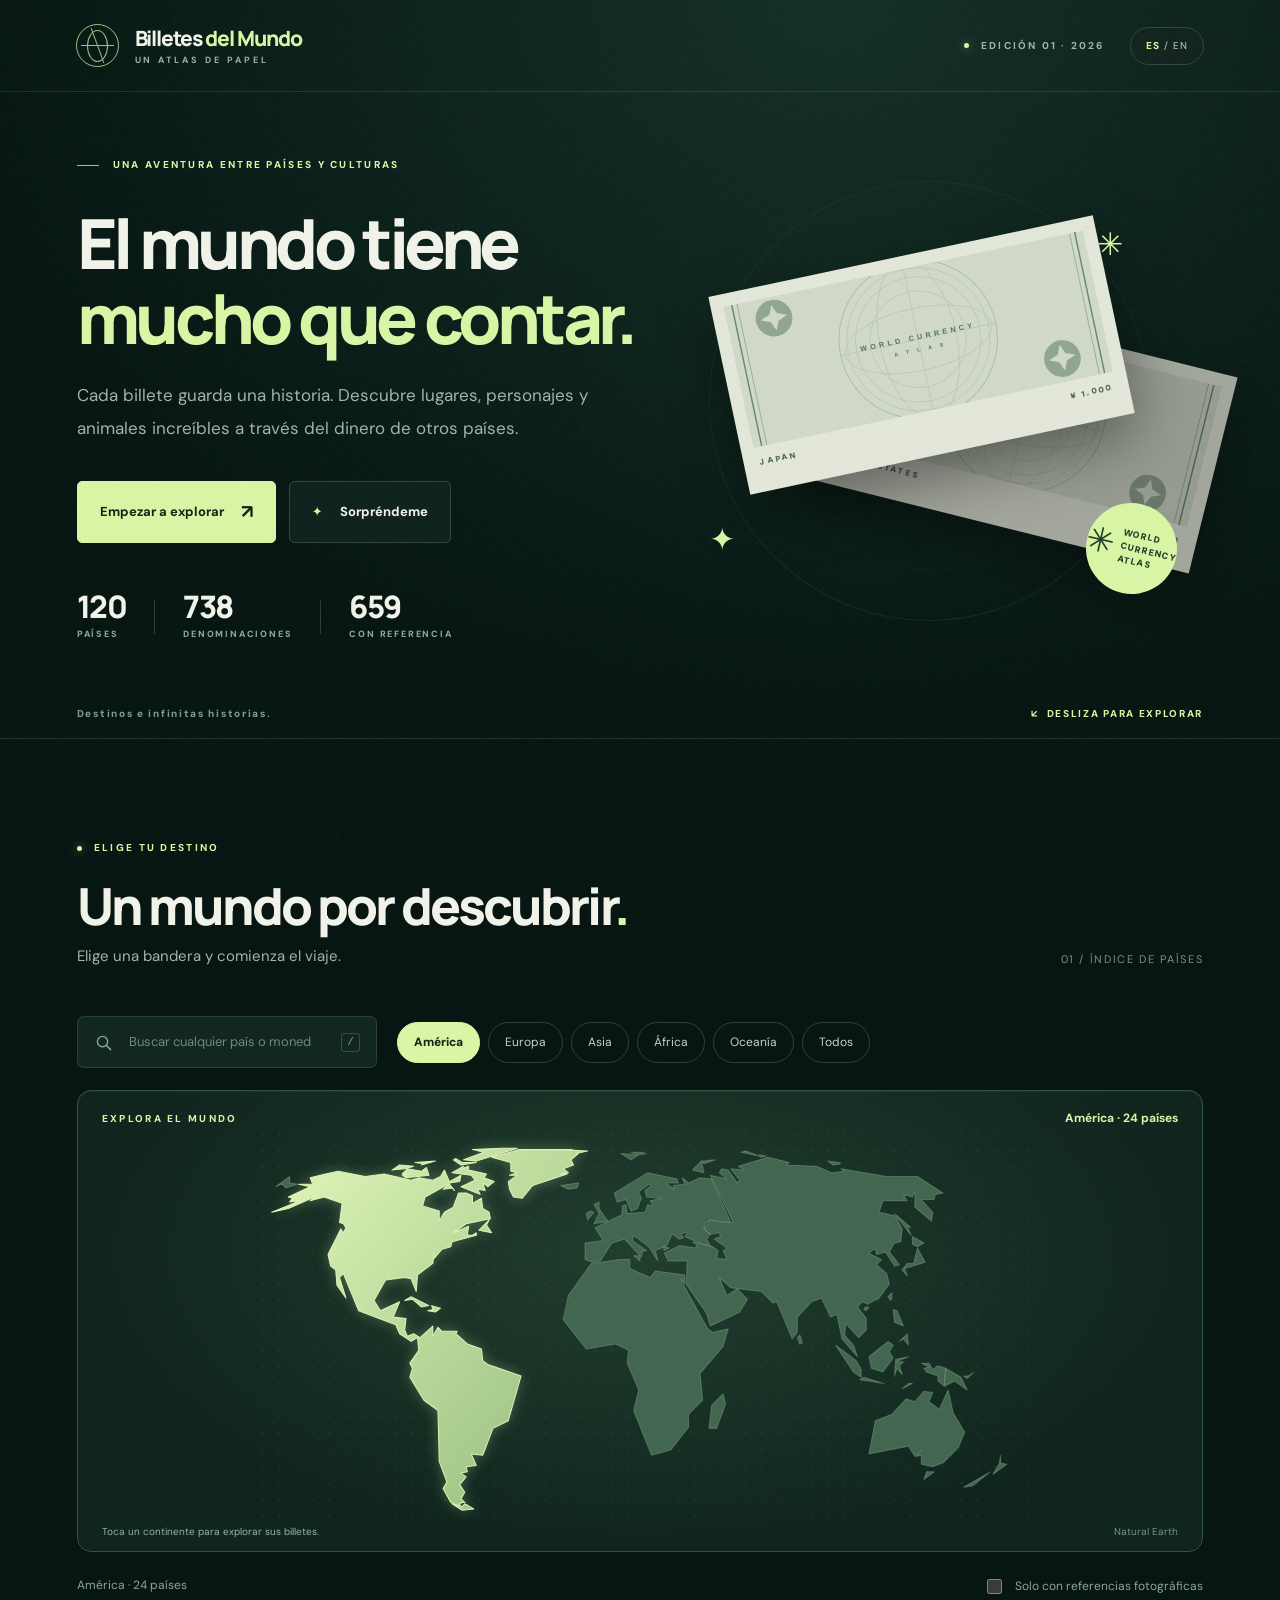
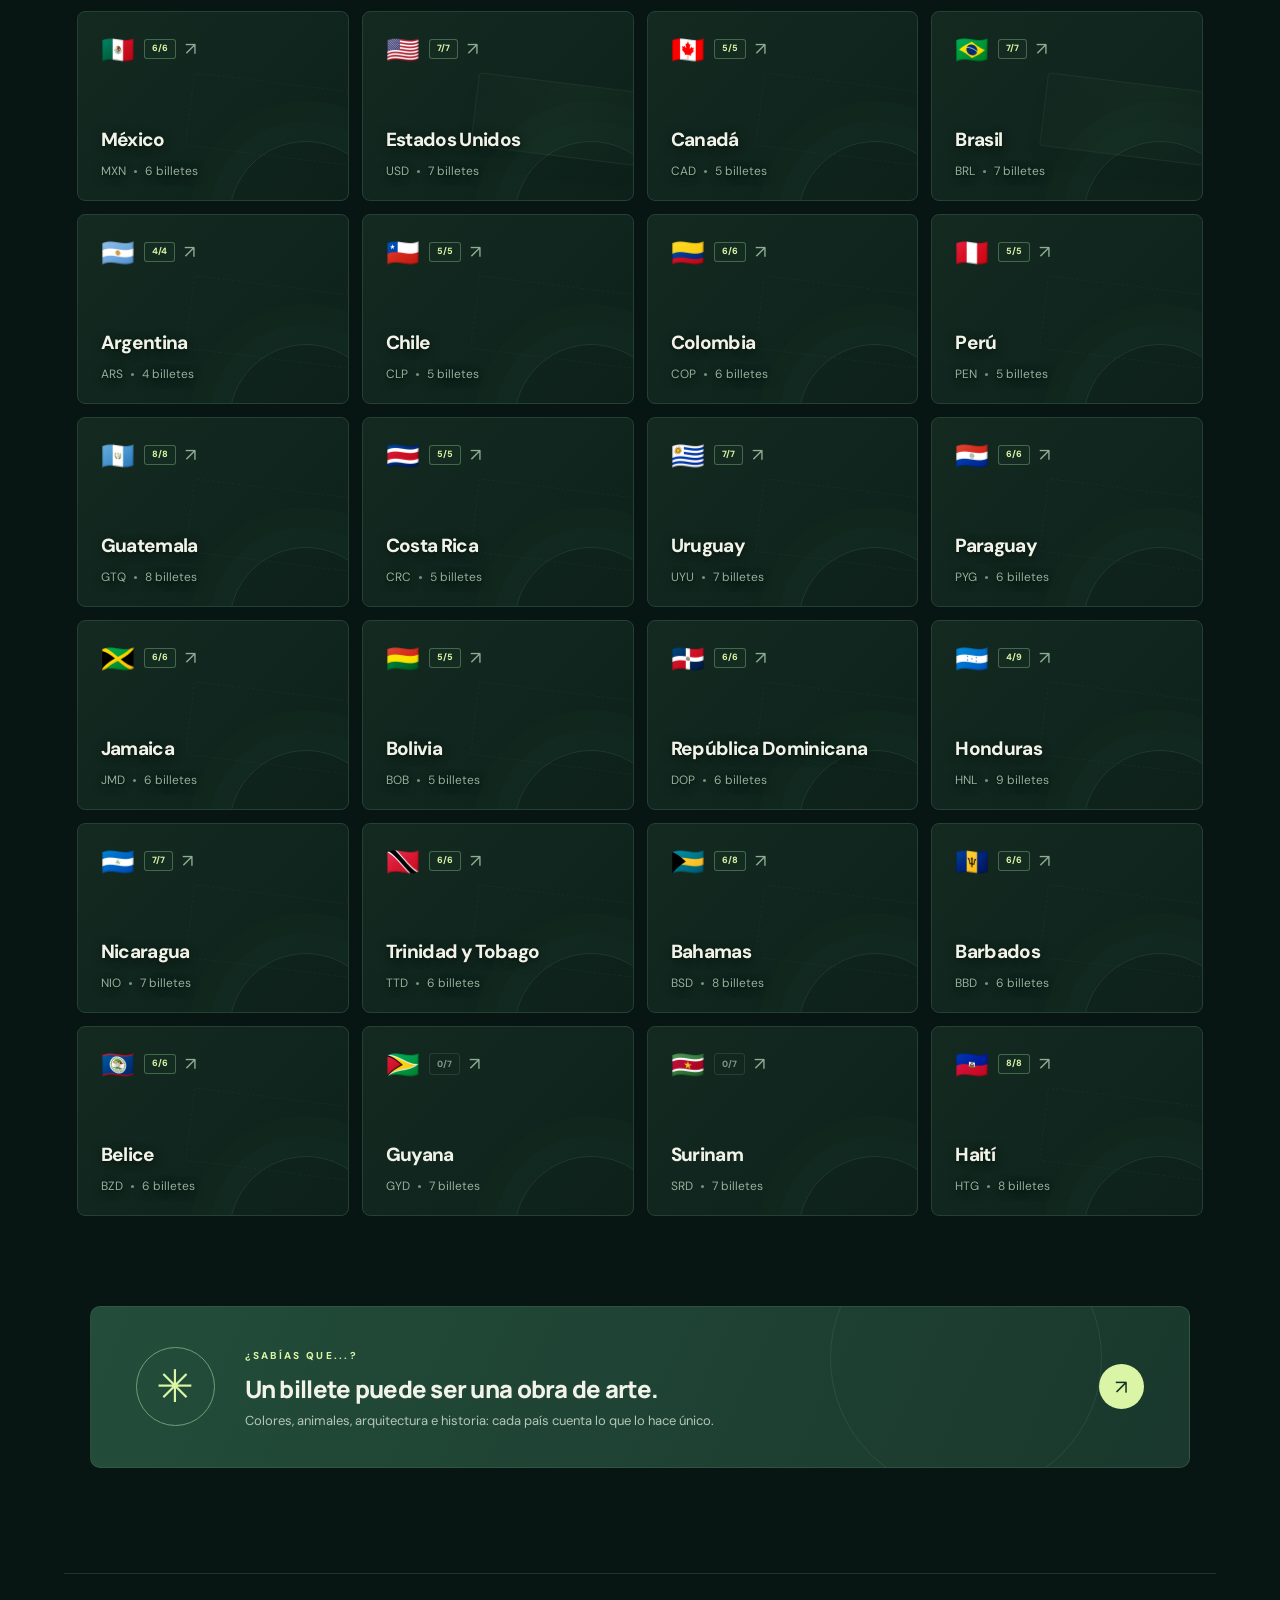
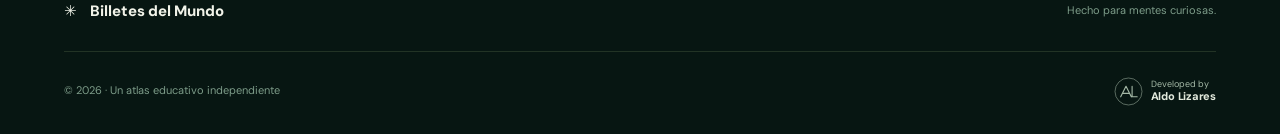
<file: index.html>
<!doctype html>
<html lang="es">
<head>
  <meta charset="utf-8" />
  <meta name="viewport" content="width=device-width, initial-scale=1, viewport-fit=cover" />
  <meta name="theme-color" content="#081715" />
  <meta name="description" content="Billetes del Mundo — Un museo visual e interactivo para descubrir los billetes actuales de 90 destinos. Creado por Aldo Lizares." />
  <meta property="og:title" content="Billetes del Mundo | Un museo en tu bolsillo" />
  <meta property="og:description" content="Explora países, monedas y denominaciones. Una pequeña aventura alrededor del mundo." />
  <title>Billetes del Mundo — Descubre el dinero del planeta</title>
  <link rel="icon" href="./favicon.svg?v=1" type="image/svg+xml" />
  <link rel="icon" href="./icon-192.png?v=1" type="image/png" sizes="192x192" />
  <link rel="apple-touch-icon" href="./apple-touch-icon.png?v=1" sizes="180x180" />
  <link rel="manifest" href="./manifest.webmanifest?v=1" />
  <meta name="apple-mobile-web-app-title" content="Billetes del Mundo" />
  <link rel="preconnect" href="https://fonts.googleapis.com" />
  <link rel="preconnect" href="https://fonts.gstatic.com" crossorigin />
  <link rel="stylesheet" href="https://fonts.googleapis.com/css2?family=DM+Sans:wght@400;450;500;550;600;650;700;750;800&family=Manrope:wght@400;500;600;700;800&display=swap" />
  <link rel="stylesheet" href="assets/style.css?v=2.9.4" />
  <script src="assets/images.js?v=2.9.4" defer></script>
  <script src="assets/app.js?v=2.9.4" defer></script>
</head>
<body>
  <div class="app-shell">
    <div class="grain" aria-hidden="true"></div>
    <header class="site-header" id="site-header">
      <a class="brand" href="#/" aria-label="Volver al inicio de Billetes del Mundo">
        <span class="brand-logo" aria-hidden="true"><span class="logo-planet"></span><span class="logo-orbit"></span></span>
        <span class="brand-copy"><strong>Billetes<span>del Mundo</span></strong><small data-i18n="brandSubtitle">UN ATLAS DE PAPEL</small></span>
      </a>
      <div class="top-actions">
        <span class="edition-tag"><span class="edition-dot"></span><span data-i18n="edition">EDICIÓN 01 · 2026</span></span>
        <button type="button" id="language-button" class="language-button" aria-label="Change language"><span class="language-dot">ES</span><span> / EN</span></button>
      </div>
    </header>

    <main id="app">
      <section id="home-view" class="home-view">
        <div class="hero">
          <div class="hero-glow" aria-hidden="true"></div>
          <div class="hero-grid">
            <div class="hero-copy">
              <div class="eyebrow"><span class="eyebrow-line"></span><span data-i18n="eyebrow">UNA AVENTURA ENTRE PAÍSES Y CULTURAS</span></div>
              <h1 data-i18n-html="headline">El mundo tiene<br/><em>mucho que contar.</em></h1>
              <p data-i18n="heroDesc">Cada billete guarda una historia. Descubre lugares, personajes y animales increíbles a través del dinero de otros países.</p>
              <div class="hero-buttons">
                <a href="#explore" class="button button-primary" id="explore-button"><span data-i18n="exploreNow">Empezar a explorar</span><span class="arrow-diag">↗</span></a>
                <button type="button" class="button button-ghost" id="surprise-button"><span class="sparkle">✦</span><span data-i18n="surprise">Sorpréndeme</span></button>
              </div>
              <div class="hero-stats" aria-label="Datos del catálogo">
                <div><strong id="stat-countries">90</strong><small data-i18n="countries">PAÍSES</small></div>
                <span class="stat-separator"></span>
                <div><strong id="stat-denoms">544</strong><small data-i18n="denominations">DENOMINACIONES</small></div>
                <span class="stat-separator"></span>
                <div><strong id="stat-images">460</strong><small data-i18n="illustrated">CON REFERENCIA</small></div>
              </div>
            </div>
            <div class="hero-art" aria-hidden="true">
              <div class="hero-orbit orbit-one"></div><div class="hero-orbit orbit-two"></div>
              <div class="hero-star star-one">✳</div><div class="hero-star star-two">✦</div>
              <div class="hero-banknote note-one"><div class="hero-note-img" id="hero-note-img-one"></div><div class="hero-note-line"><span>JAPAN</span><span>¥ 1,000</span></div></div>
              <div class="hero-banknote note-two"><div class="hero-note-img" id="hero-note-img-two"></div><div class="hero-note-line"><span>UNITED STATES</span><span>$ 100</span></div></div>
              <div class="floating-stamp"><span>✳</span><small>WORLD<br/>CURRENCY<br/>ATLAS</small></div>
            </div>
          </div>
          <div class="hero-bottom-line"><span data-i18n="heroBottom">Destinos e infinitas historias.</span><span class="hero-scroll-hint"><span aria-hidden="true">↙</span> <span data-i18n="scrollDiscover">DESLIZA PARA EXPLORAR</span></span></div>
        </div>

        <section class="explore-section" id="explore" aria-labelledby="explore-heading">
          <div class="section-intro"><div><span class="section-kicker"><span class="kicker-dot"></span><span data-i18n="chooseDestination">ELIGE TU DESTINO</span></span><h2 id="explore-heading" data-i18n-html="exploreTitle">Un mundo por descubrir<span class="accent-period">.</span></h2><p data-i18n="exploreDesc">Elige una bandera y comienza el viaje.</p></div><div class="section-sidenote">01 / <span data-i18n="indexLabel">ÍNDICE DE PAÍSES</span></div></div>
          <div class="explore-toolbar">
            <label class="search-field"><svg viewBox="0 0 24 24" width="19" height="19" fill="none" stroke="currentColor" stroke-width="1.8" stroke-linecap="round"><circle cx="10.8" cy="10.8" r="6.5"/><path d="m16 16 5 5"/></svg><input id="country-search" type="search" data-placeholder-es="Buscar cualquier país o moneda..." data-placeholder-en="Search any country or currency..." placeholder="Buscar país o moneda..." autocomplete="off" aria-label="Buscar países"/><kbd>/</kbd></label>
            <div class="filter-scroll" id="region-filters" role="group" aria-label="Filtrar regiones"></div>
          </div>
          <div class="world-selector" id="world-selector"><div class="world-map-header"><span class="section-kicker" id="world-map-heading">EXPLORA EL MUNDO</span><span id="world-map-selection" aria-live="polite"></span></div><svg class="world-map" viewBox="82 0 610 306" aria-labelledby="world-map-heading" role="group"><defs><pattern id="atlas-dots" width="13" height="13" patternUnits="userSpaceOnUse"><circle cx="1" cy="1" r=".6" fill="#9bc6a2" opacity=".16"/></pattern><linearGradient id="atlas-active" x1="0" y1="0" x2="1" y2="1"><stop stop-color="#e2f6b9"/><stop offset="1" stop-color="#91bc7d"/></linearGradient></defs><rect x="82" y="0" width="610" height="306" rx="8" fill="url(#atlas-dots)" pointer-events="none"/><path class="world-region" data-map-region="América" d="M188,115 179,131 184,139 199,132 194,144 204,145 203,154 205,159 210,157 215,160 225,151 225,159 229,152 232,155 244,155 243,157 252,165 263,169 264,178 268,181 294,190 284,225 272,231 264,252 255,251 259,260 251,261 252,265 247,266 251,269 246,275 250,281 247,286 250,289 248,289 246,290 247,292 239,289 233,278 236,273 230,257 229,217 218,209 207,191 209,184 207,180 214,170 213,160 208,163 199,157 196,150 167,139 155,110 152,113 157,129 150,119 149,107 145,104 143,95 153,75 155,78 157,74 155,71 152,70 154,55 140,50 129,53 135,49 112,59 99,62 121,53 113,54 115,51 112,50 129,42 120,40 131,40 129,35 141,32 151,30 172,34 187,32 208,37 214,35 225,37 231,34 234,29 238,38 247,33 246,38 239,39 219,50 217,57 230,61 230,69 234,62 241,58 245,47 251,47 256,49 256,55 263,51 264,59 269,62 270,67 251,71 241,78 253,73 252,79 253,80 256,80 259,78 259,80 240,85 239,89 232,91 226,98 226,94 225,102 213,111 212,124 208,114 203,113Z M222,33 204,35 201,33 208,32 201,32 205,28 216,30 220,27Z M203,28 193,29 199,25 210,26Z M216,25 218,24 211,23 227,22Z M208,128 222,135 216,136 209,130 203,131Z M242,45 240,43 233,44 238,40Z M241,21 243,20 248,23 259,23 247,25Z M256,13 279,12 291,12 259,22 249,21 265,15Z M248,295 240,290 247,293 250,290 257,294Z M231,137 227,140 221,139 225,138 224,135Z M267,72 271,78 261,76 269,68Z M267,32 265,35 273,38 268,42 264,39 266,45 260,44 262,48 247,42 258,37 255,33 240,31 249,26 247,28 253,26 253,29Z M334,13 324,13 346,14 337,16 339,16 333,21 335,25 327,28 331,31 324,32 330,32 303,41 295,51 288,50 285,44 284,38 291,33 285,33 291,31 286,30 286,23 271,19 292,13Z" tabindex="0" role="button" aria-label="América" aria-pressed="false"><title>América</title></path><path class="world-region" data-map-region="Europa" d="M344,99 344,86 358,84 352,74 373,64 373,57 376,56 377,63 391,62 393,56 397,57 395,53 404,51 392,50 391,45 396,41 394,40 386,46 388,51 385,59 380,61 376,52 369,54 367,47 393,31 416,36 417,39 407,39 414,44 413,41 422,40 420,35 425,39 434,35 443,36 458,70 442,68 438,71 437,75 442,79 439,83 443,90 422,81 425,77 419,79 421,82 418,83 412,79 408,88 399,92 401,100 394,89 382,80 381,84 392,92 389,92 388,97 375,83 365,86 356,100 350,101Z M345,63 348,61 351,62 346,68Z M355,63 351,56 355,54 355,59 362,69 351,71Z M331,44 325,41 339,39 338,43Z M387,100 382,96 387,96Z M386,17 380,21 372,16Z M435,22 437,31 428,29Z M380,15 387,15 392,16 387,17Z" tabindex="0" role="button" aria-label="Europa" aria-pressed="false"><title>Europa</title></path><path class="world-region" data-map-region="Asia" d="M465,140 442,151 439,141 423,118 424,100 409,100 406,94 418,88 430,90 432,88 428,85 444,89 448,92 447,98 455,99 452,92 455,90 445,83 450,81 449,78 442,79 437,75 442,68 451,70 460,70 442,33 455,36 449,31 451,28 456,29 463,39 465,37 458,28 468,29 464,26 487,19 504,23 501,25 525,26 537,31 547,30 544,28 580,34 604,34 624,47 618,48 617,52 607,52 616,62 615,69 602,58 602,46 600,50 593,48 596,53 577,53 574,62 587,65 592,75 591,85 586,86 582,93 590,103 586,104 579,93 572,95 571,90 566,94 576,99 572,103 580,110 582,118 574,129 565,134 561,132 557,136 564,145 564,154 558,160 548,149 547,158 554,166 557,175 545,161 541,142 536,144 529,129 521,132 510,144 510,156 506,161 494,132 491,133 482,124 458,121 449,113 455,127 463,122 471,130Z M410,90 406,92 405,89Z M446,21 437,24 435,22Z M562,191 578,196 559,193Z M560,191 554,187 540,166 556,178 560,185Z M585,176 577,187 568,184 566,175 581,163 585,166 582,171Z M512,158 514,164 512,165 510,160Z M566,136 564,139 562,138 563,136Z M486,18 481,19 480,17Z M480,18 466,15 470,14Z M592,200 597,196 600,196Z M620,194 620,190 611,187 609,184 613,183 607,180 613,180 616,185 620,182 626,184 625,198Z M597,175 587,179 593,179 590,182 592,189 588,184 586,190 587,177Z M597,166 593,161 590,163 596,157Z M588,139 593,151 586,148 585,138Z M584,125 584,129 583,131 581,128Z M610,101 594,106 596,112 592,107 596,102 601,102 604,90Z M604,89 600,87 600,81 609,86Z M596,73 599,80 586,63 599,74Z M534,22 543,23 544,24 538,25Z M119,40 110,43 107,40 102,42 113,34 113,39Z" tabindex="0" role="button" aria-label="Asia" aria-pressed="false"><title>Asia</title></path><path class="world-region" data-map-region="África" d="M345,169 327,146 331,127 349,102 371,99 379,99 379,106 395,113 399,108 422,111 422,118 419,114 420,117 440,153 444,156 456,153 452,167 434,188 436,209 425,220 425,230 411,248 396,252 382,217 386,201 377,180 378,170 368,165Z M454,212 447,231 441,231 443,213 452,204Z" tabindex="0" role="button" aria-label="África" aria-pressed="false"><title>África</title></path><path class="world-region" data-map-region="Oceanía" d="M617,265 609,271 611,265Z M597,245 566,251 571,225 584,220 595,208 602,210 609,202 616,203 613,210 621,216 628,201 632,219 641,234 636,246 624,258 616,261 607,259 607,252 603,253 607,248 602,253Z M626,184 638,191 643,201 633,194 625,198Z M640,190 644,190 648,187 643,192Z M640,277 661,265 647,276Z M663,267 668,258 669,252 669,258 674,259Z" tabindex="0" role="button" aria-label="Oceanía" aria-pressed="false"><title>Oceanía</title></path></svg><div class="world-map-footer"><span id="world-map-hint">Toca un continente para explorar sus billetes.</span><a class="map-credit" href="https://www.naturalearthdata.com/" target="_blank" rel="noopener noreferrer">Natural Earth</a></div></div>
          <div class="results-caption"><span id="results-count" aria-live="polite"></span><label class="verified-only"><input type="checkbox" id="verified-only"/><span class="check-faux"></span><span data-i18n="photosOnly">Solo con referencias fotográficas</span></label></div>
          <div id="country-grid" class="country-grid"></div>
          <div id="country-more" class="country-more" hidden><span id="country-more-count" class="country-more-count" aria-live="polite"></span><button type="button" class="button button-secondary" id="show-more" aria-controls="country-grid">Mostrar más ↓</button></div>
          <div id="empty-state" class="empty-state" hidden><span>⌕</span><h3 data-i18n="noResults">No encontramos ese destino</h3><p data-i18n="tryAnother">Intenta buscar otro país o moneda.</p><button type="button" class="button button-secondary" id="reset-search" data-i18n="reset">Borrar filtros</button></div>
        </section>
        <section class="discovery-strip"><div class="discovery-symbol">✳</div><div><span class="section-kicker" data-i18n="didYouKnow">¿SABÍAS QUE...?</span><h3 data-i18n="discoveryTitle">Un billete puede ser una obra de arte.</h3><p data-i18n="discoveryDesc">Colores, animales, arquitectura e historia: cada país cuenta lo que lo hace único.</p></div><button class="round-arrow" id="random-bottom" type="button" title="Descubrir un país al azar">↗</button></section>
      </section>

      <section id="country-view" class="country-view" hidden aria-live="polite">
        <nav class="breadcrumb"><a href="#/" id="back-link"><span>←</span> <span data-i18n="allCountries">Todos los países</span></a><span class="slash">/</span><span id="crumb-country"></span></nav>
        <div class="country-title-row"><div><span class="section-kicker"><span class="kicker-dot"></span><span data-i18n="countryCollection">COLECCIÓN POR PAÍS</span></span><div class="country-title"><span id="detail-flag"></span><h1 id="detail-country"></h1></div><div class="detail-sub"><span id="detail-currency"></span><span class="tiny-dot">•</span><span id="detail-series"></span></div></div><button class="round-icon" type="button" id="random-country" title="Otro país al azar" aria-label="Descubrir otro país">↗</button></div>
        <section id="currency-profile" class="numismatic-profile" aria-labelledby="currency-profile-title"></section>
        <div class="detail-layout">
          <div class="note-display">
            <div class="display-top"><span class="image-status" id="image-status"><span class="live-dot"></span><span id="image-status-text">CARGANDO FOTOGRAFÍA</span></span><span class="note-counter" id="note-count"></span></div>
            <div class="note-canvas" id="note-canvas"><div class="note-stage" id="note-stage"><div id="note-image" class="note-image-wrap"></div><div id="note-placeholder" class="note-placeholder" hidden><div class="placeholder-inner"><div class="placeholder-symbol">✳</div><div class="placeholder-note-value" id="placeholder-value"></div><p data-i18n="pendingPhoto">Fotografía pendiente de verificación</p><a class="official-preview-link" id="official-note-link" target="_blank" rel="noopener noreferrer" hidden>Ver imágenes oficiales ↗</a></div></div></div></div>
            <div class="image-tools"><div class="side-switch" role="group" aria-label="Lado del billete"><button type="button" class="side-switch-btn selected" id="front-button" data-i18n="front">Anverso</button><button type="button" class="side-switch-btn" id="back-button" data-i18n="back">Reverso</button></div><button class="tool-button" type="button" id="zoom-button" title="Ampliar fotografía" disabled><svg viewBox="0 0 24 24" width="19" height="19" fill="none" stroke="currentColor" stroke-width="1.7" stroke-linecap="round"><circle cx="10.5" cy="10.5" r="6.5"/><path d="m16 16 5 5M8 10.5h5M10.5 8v5"/></svg><span data-i18n="zoom">Ampliar</span></button></div>
            <div class="image-source" id="image-source" hidden></div>
          </div>
          <div class="denom-panel"><span class="section-kicker"><span class="kicker-dot"></span><span data-i18n="selectDenom">ELIGE UNA DENOMINACIÓN</span></span><h2 data-i18n-html="banknotesCountry">Los billetes del país<span class="accent-period">.</span></h2><p data-i18n="selectDenomDesc">Selecciona un valor para ver el diseño de cada billete.</p><div class="denom-buttons" id="denom-buttons"></div><div class="selected-summary"><span data-i18n="selectedBanknote">BILLETE SELECCIONADO</span><strong id="selected-denomination"></strong><span id="selected-status"></span></div><section id="note-profile" class="note-profile" aria-labelledby="note-profile-title"></section><div class="note-story" id="note-story" hidden><span class="note-story-label" id="note-story-label"></span><p id="note-story-text"></p></div><div class="fun-fact" hidden><div class="fun-icon">✦</div><div><span data-i18n="aCuriosity">UNA CURIOSIDAD</span><p id="country-fact"></p></div></div><div class="source-link-container"><a class="official-link" id="official-source" target="_blank" rel="noopener noreferrer"><span data-i18n="officialSource">Consultar banco central</span>↗</a></div></div>
        </div>
        <div class="next-journey"><span data-i18n="keepExploring">SIGUE EXPLORANDO</span><button type="button" id="next-country"><span data-i18n="otherDestination">Descubre otro destino</span><span>↗</span></button></div>
      </section>
    </main>

    <footer class="footer"><div class="footer-top"><span class="footer-brand">✳ <span>Billetes del Mundo</span></span><span class="footer-motto" data-i18n="footerMotto">Hecho para mentes curiosas.</span></div><div class="footer-bottom"><span class="footer-copyright">© 2026 · <span data-i18n="footEdition">Un atlas educativo independiente</span></span><div class="signature" aria-label="Developed by Aldo Lizares"><span class="signature-monogram"><svg width="29" height="29" viewBox="0 0 29 29" fill="none" aria-hidden="true"><circle cx="14.5" cy="14.5" r="13.5" stroke="currentColor" stroke-opacity=".52"/><path d="M6.7 19.8 12 9.3l5.3 10.5M8.3 16.4h7.2M18.1 9.4v10.4h5.1" stroke="currentColor" stroke-width="1.12" stroke-linecap="round" stroke-linejoin="round"/></svg></span><span class="signature-copy"><span>Developed by</span><strong>Aldo Lizares</strong></span></div></div></footer>
  </div>
  <dialog id="image-dialog" class="image-dialog"><div class="dialog-top"><div><strong id="dialog-title"></strong><small id="dialog-subtitle"></small></div><button class="dialog-close" id="dialog-close" aria-label="Cerrar">×</button></div><div id="dialog-image-frame" class="dialog-image-frame"><div id="dialog-image" class="dialog-photo" role="img" aria-label="Fotografía ampliada del billete"></div></div><div class="dialog-bottom"><span data-i18n="museumViewer">VISOR DEL MUSEO</span><button type="button" id="dialog-flip"><span data-i18n="flipNote">Voltear billete</span> ↻</button></div></dialog>
  <noscript><div class="noscript">Para explorar el catálogo necesitas activar JavaScript.</div></noscript>
</body>
</html>
</file>
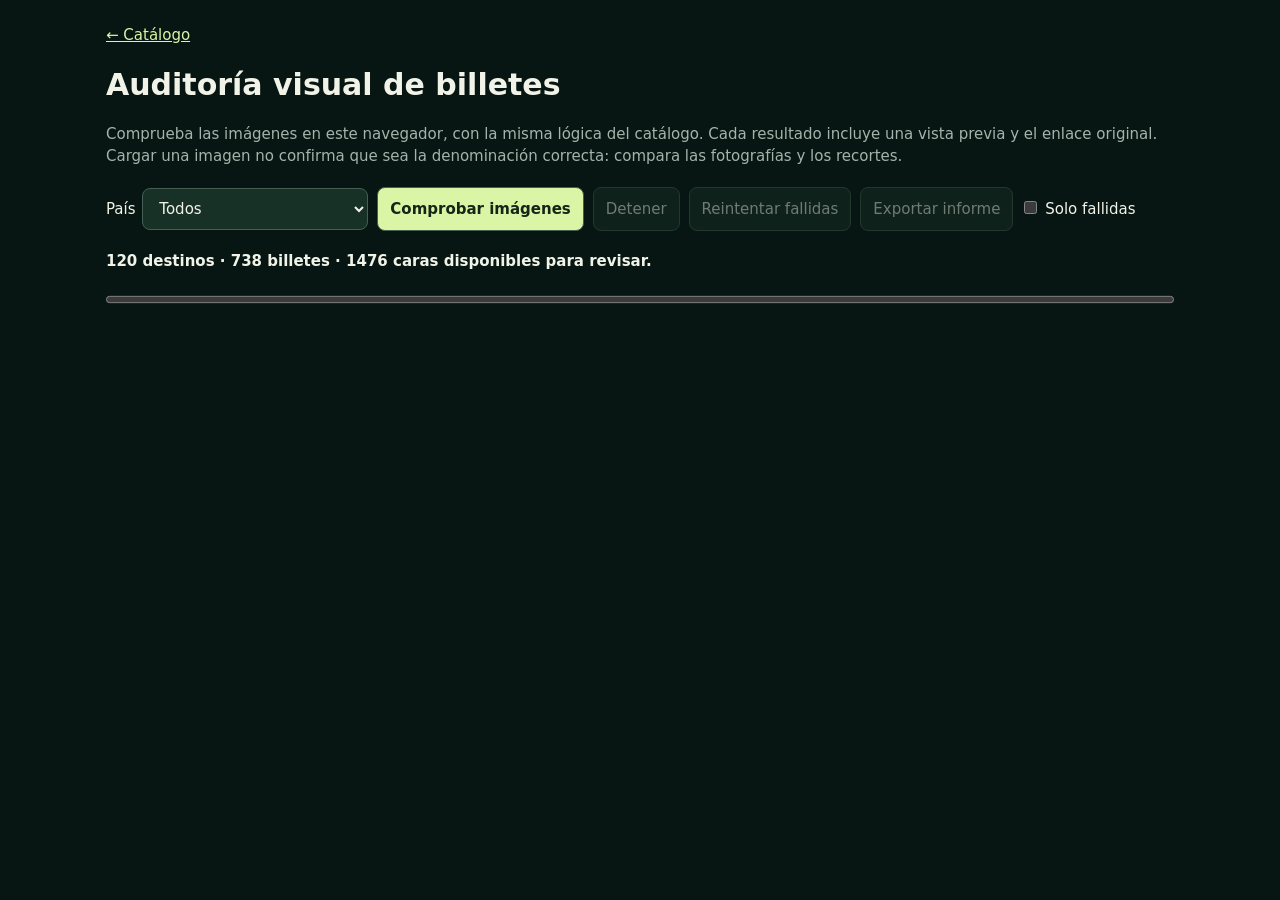
<file: audit.html>
<!doctype html><html lang="es"><head><meta charset="utf-8"><meta name="viewport" content="width=device-width,initial-scale=1"><meta name="theme-color" content="#081715"><title>Billetes del Mundo · Auditoría visual</title><link rel="icon" href="./favicon.svg"><style>
:root{color-scheme:dark}*{box-sizing:border-box}body{font:15px/1.5 system-ui;background:#071612;color:#f1f3e9;margin:24px auto;padding:0 16px;max-width:1100px}a{color:#d9f5a5}button,select{font:inherit;padding:10px 12px;border:1px solid #456052;border-radius:8px;background:#183127;color:inherit;margin:4px 2px}button:disabled{opacity:.45}button.primary{background:#d9f5a5;color:#172516;font-weight:700}h1{line-height:1.2}p{color:#a4b4aa}progress{width:100%;accent-color:#d9f5a5}#rows{display:grid;grid-template-columns:repeat(auto-fill,minmax(min(100%,240px),1fr));gap:10px;margin:20px 0}.entry{background:#10231c;border:1px solid #2c4436;border-radius:10px;padding:12px;min-width:0}.entry[hidden]{display:none}.entry h3{font-size:14px;margin:0}.entry p{font-size:12px;margin:5px 0}.preview{display:grid;place-items:center;min-height:84px;background:#071612;border-radius:5px;overflow:hidden;margin:8px 0}.preview>img{display:block;max-width:100%;max-height:150px;object-fit:contain}.audit-crop{position:relative;width:100%;display:block;overflow:hidden}.audit-crop img{position:absolute;max-width:none;height:auto}.ok{color:#d9f5a5}.error{color:#ffb6a6}.meta{font-size:12px;overflow-wrap:anywhere}.toolbar{display:flex;flex-wrap:wrap;align-items:center;gap:5px}.summary{font-weight:700;color:#f1f3e9}#stats{white-space:pre-line}#rows:empty{display:none}
</style><script src="assets/images.js?v=2.9.4" defer></script><script src="assets/audit.js?v=2.9.4" defer></script></head><body><a href="./?v=2.9.4">← Catálogo</a><h1>Auditoría visual de billetes</h1><p>Comprueba las imágenes en este navegador, con la misma lógica del catálogo. Cada resultado incluye una vista previa y el enlace original. Cargar una imagen no confirma que sea la denominación correcta: compara las fotografías y los recortes.</p><div class="toolbar"><label>País <select id="country"><option value="">Todos</option></select></label><button class="primary" id="run" disabled>Comprobar imágenes</button><button id="stop" disabled>Detener</button><button id="retry" disabled>Reintentar fallidas</button><button id="export" disabled>Exportar informe</button><label><input type="checkbox" id="errors"> Solo fallidas</label></div><p id="status" class="summary" role="status">Cargando catálogo…</p><progress id="progress" value="0" max="1"></progress><p id="stats"></p><div id="rows"></div></body></html>
</file>
<file: assets/style.css>
:root{color-scheme:dark;--bg:#071612;--bg2:#0c1c17;--panel:#10231c;--panel2:#183127;--ink:#f1f3e9;--muted:#a4b4aa;--dim:#70857a;--accent:#d9f5a5;--stroke:rgba(217,245,165,.13);--font:"DM Sans",system-ui,-apple-system,sans-serif;--display:"Manrope",var(--font)}
*{box-sizing:border-box}html{scroll-behavior:smooth;scroll-padding-top:95px}body{margin:0;background:radial-gradient(ellipse 80% 25% at 65% 0%,#143027 0%,transparent 85%),var(--bg);color:var(--ink);font:15px/1.6 var(--font);-webkit-font-smoothing:antialiased;min-height:100vh}a{color:inherit;text-decoration:none}button,input{font:inherit}button{cursor:pointer}button:focus-visible,input:focus-visible,a:focus-visible{outline:2px solid var(--accent);outline-offset:3px}[hidden]{display:none!important}::selection{color:#071612;background:var(--accent)}.app-shell{max-width:1600px;margin:auto;position:relative;overflow:hidden}.grain{position:fixed;inset:0;pointer-events:none;opacity:.018;background-image:url("data:image/svg+xml,%3Csvg viewBox='0 0 200 200' xmlns='http://www.w3.org/2000/svg'%3E%3Cfilter id='n'%3E%3CfeTurbulence type='fractalNoise' baseFrequency='.75' numOctaves='3' stitchTiles='stitch'/%3E%3C/filter%3E%3Crect width='100%25' height='100%25' filter='url(%23n)'/%3E%3C/svg%3E");z-index:5}.site-header{height:92px;padding:0 clamp(22px,5.9vw,85px);border-bottom:1px solid var(--stroke);display:flex;align-items:center;justify-content:space-between;position:relative;z-index:3}.brand{display:flex;gap:16px;align-items:center}.brand-logo{width:43px;height:43px;border:1px solid #9cc487;border-radius:50%;position:relative;display:grid;place-items:center}.logo-planet{width:21px;height:32px;border:1px solid #9cc487;border-radius:50%}.logo-planet:before{content:"";position:absolute;left:4px;right:4px;top:20px;border-top:1px solid #9cc487}.logo-orbit{position:absolute;left:20px;top:2px;bottom:2px;border-left:1px solid #9cc487;transform:rotate(-20deg)}.brand-copy{display:flex;flex-direction:column;line-height:1.2}.brand-copy strong{font:800 21px/1.15 var(--display);letter-spacing:-.05em}.brand-copy strong span{color:var(--accent);margin-left:3px}.brand-copy small{font-size:9px;letter-spacing:.33em;font-weight:700;color:#99b6a3;margin-top:5px}.top-actions{display:flex;align-items:center;gap:26px}.edition-tag{color:#9fb9a5;font-size:10px;font-weight:700;letter-spacing:.22em}.edition-dot,.kicker-dot{display:inline-block;height:5px;width:5px;border-radius:50%;background:var(--accent);margin-right:12px;vertical-align:middle;box-shadow:0 0 10px #d9f5a588}.language-button{border:1px solid #31483b;border-radius:40px;background:#14241e;color:#bcd2c4;font-size:10px;padding:10px 15px;letter-spacing:.1em}.language-dot{color:var(--accent);font-weight:800}.hero{position:relative;min-height:645px;border-bottom:1px solid var(--stroke)}.hero-glow{position:absolute;right:6%;top:5%;width:50%;height:80%;background:radial-gradient(ellipse,#1d40312b,transparent 72%);pointer-events:none}.hero-grid{display:grid;grid-template-columns:1.04fr .96fr;align-items:center;gap:20px;padding:65px clamp(26px,6%,95px) 48px;min-height:575px}.hero-copy{position:relative;z-index:1}.eyebrow,.section-kicker{font-size:10px;letter-spacing:.23em;color:var(--accent);font-weight:800}.eyebrow-line{display:inline-block;width:22px;border-top:1px solid #a2c18d;vertical-align:middle;margin-right:14px}.hero h1{font:800 clamp(48px,5.4vw,84px)/1.08 var(--display);letter-spacing:-.064em;max-width:780px;margin:33px 0 24px}.hero h1 em{font-style:normal;color:var(--accent)}.hero-copy>p{font-size:17px;color:var(--muted);max-width:540px;margin:0;line-height:1.9}.hero-buttons{display:flex;gap:13px;margin-top:37px}.button{border-radius:5px;padding:15px 22px;min-height:51px;display:inline-flex;align-items:center;gap:17px;font-size:13px;font-weight:750;border:1px solid #304b3b}.button-primary{background:var(--accent);color:#172516;border-color:var(--accent)}.button-primary:hover{background:#efffc9}.button-ghost,.button-secondary{color:var(--ink);background:#10221d}.button-ghost:hover,.button-secondary:hover{border-color:#87b290}.arrow-diag{font-size:19px}.sparkle{color:var(--accent)}.hero-stats{display:flex;gap:28px;align-items:center;margin-top:48px}.hero-stats div{display:grid;gap:5px}.hero-stats strong{font:800 31px/1 var(--display);letter-spacing:-.05em}.hero-stats small{font-size:9px;letter-spacing:.2em;color:#8baca0;font-weight:800}.stat-separator{width:1px;height:34px;background:#294035}.hero-bottom-line{display:flex;justify-content:space-between;padding:16px clamp(26px,6%,95px);font-size:10px;font-weight:800;letter-spacing:.17em;color:#7f9f8c}.hero-bottom-line span:last-child{color:var(--accent)}.hero-art{height:485px;position:relative}.hero-orbit{position:absolute;border:1px solid #24403570;border-radius:50%;width:440px;height:440px;top:5%;left:7%;transform:rotate(-25deg)}.orbit-two{width:335px;height:335px;top:16%;left:17%;border-style:dotted}.hero-banknote{position:absolute;width:74%;max-width:460px;aspect-ratio:1.95;background:#e3e7d9;padding:13px;box-shadow:0 22px 60px #0006;transform:rotate(-12deg);top:20%;left:10%;z-index:2}.note-two{transform:rotate(14deg);left:29%;top:35%;z-index:1;filter:brightness(.72)}.hero-note-img{height:82%;background:#d1d9c8 url("note-ornament.svg") center/cover no-repeat}.hero-note-line{display:flex;justify-content:space-between;padding:9px 3px 0;color:#476454;font-weight:900;letter-spacing:.3em;font-size:8px}.floating-stamp{position:absolute;right:5%;bottom:10%;background:var(--accent);color:#224027;width:91px;height:91px;border-radius:50%;display:flex;align-items:center;justify-content:center;gap:6px;transform:rotate(13deg);z-index:4}.floating-stamp span{font-size:34px}.floating-stamp small{font-size:9px;line-height:1.5;letter-spacing:.11em;font-weight:900}.hero-star{position:absolute;color:var(--accent);font-size:31px;z-index:4}.star-one{right:15%;top:13%}.star-two{left:7%;bottom:16%}.explore-section{padding:95px clamp(26px,6%,95px) 90px}.section-intro{display:flex;justify-content:space-between;align-items:flex-end}.section-intro h2,.denom-panel h2{font:800 clamp(32px,4vw,52px)/1.14 var(--display);letter-spacing:-.056em;margin:18px 0 10px}.accent-period{color:var(--accent)}.section-intro p,.denom-panel>p{color:var(--muted);margin:0}.section-sidenote{font-size:11px;letter-spacing:.15em;color:#759583}.explore-toolbar{display:flex;gap:18px;align-items:center;margin-top:48px}.search-field{height:52px;width:300px;display:flex;gap:14px;align-items:center;border:1px solid var(--stroke);background:#12271f;border-radius:7px;padding:0 16px}.search-field svg{color:#86aa92;flex-shrink:0}.search-field input{background:none;border:0;outline:0;color:var(--ink);min-width:0;width:100%;font-size:13px}.search-field input::placeholder{color:#6e8979}.search-field kbd{font-size:11px;border:1px solid #375044;padding:0 5px;color:#82a08e;border-radius:3px}.filter-scroll{display:flex;gap:8px;overflow:auto;scrollbar-width:none;padding:2px}.filter-scroll::-webkit-scrollbar{display:none}.filter-chip{border:1px solid #2c4436;background:transparent;color:#c4d3c6;border-radius:28px;padding:10px 16px;font-size:12px;white-space:nowrap}.filter-chip.active,.filter-chip[aria-pressed=true]{color:#142419;border-color:var(--accent);background:var(--accent);font-weight:800}.results-caption{display:flex;justify-content:space-between;color:#8ba598;font-size:12px;margin:22px 0 14px}.verified-only{display:flex;align-items:center;gap:10px;cursor:pointer}.verified-only input{accent-color:var(--accent);width:15px;height:15px}.check-faux{display:none}.country-grid{display:grid;grid-template-columns:repeat(4,minmax(0,1fr));gap:13px}.country-card{min-height:166px;position:relative;overflow:hidden;text-align:left;border:1px solid #274034;background:linear-gradient(135deg,#142a21,#0d211a);border-radius:8px;color:var(--ink);padding:23px 23px 19px;display:flex;flex-direction:column;justify-content:space-between;isolation:isolate;transition:transform .22s,border-color .22s,background .22s}.country-card:before{content:"";position:absolute;z-index:-1;width:152px;height:152px;right:-35px;bottom:-95px;border-radius:50%;border:1px solid #3c5e4860;box-shadow:0 0 0 20px #1a3b2826,0 0 0 40px #1a3b2820}.country-card:hover{transform:translateY(-3px);border-color:#9ccf9b88;background:linear-gradient(135deg,#1d392b,#11291e)}.country-card-top{display:flex;align-items:center;gap:9px}.country-card-flag{font-size:27px;line-height:1}.country-card-arrow{margin-left:auto;color:#8dad95;font-size:18px}.card-photo-badge{font-size:9px;padding:3px 7px;border:1px solid #6d9e7366;border-radius:3px;color:var(--accent);font-weight:800}.country-card-name{font-size:19px;letter-spacing:-.035em;font-weight:800}.country-card-info{color:#97af9f;font-size:12px;margin-top:4px}.card-dot{display:inline-block;width:3px;height:3px;border-radius:50%;background:#729280;margin:0 8px;vertical-align:middle}.empty-state{text-align:center;padding:70px 10px;border:1px dashed #385344;border-radius:10px}.empty-state>span{font-size:45px;color:var(--accent)}.empty-state p{color:var(--muted)}.discovery-strip{position:relative;display:flex;align-items:center;gap:30px;margin:0 clamp(26px,7%,112px) 105px;padding:35px 45px;border-radius:10px;background:linear-gradient(115deg,#234d3a,#1a382d);border:1px solid #41664e77;overflow:hidden}.discovery-strip:after{content:"";position:absolute;right:8%;top:-85px;width:270px;height:270px;border:1px solid #86b28c22;border-radius:50%}.discovery-symbol{width:79px;height:79px;border:1px solid #749c77;border-radius:50%;display:grid;place-items:center;color:var(--accent);font-size:45px;flex-shrink:0}.discovery-strip h3{font:800 24px var(--display);letter-spacing:-.03em;margin:6px 0}.discovery-strip p{color:#b5c7b8;margin:0;font-size:13px}.round-arrow{margin-left:auto;flex-shrink:0;width:45px;height:45px;border:0;border-radius:50%;background:var(--accent);color:#153025;font-size:20px}.footer{border-top:1px solid var(--stroke);margin:0 5%;padding:25px 0 28px}.footer-top,.footer-bottom{display:flex;align-items:center;justify-content:space-between;gap:20px}.footer-top{border-bottom:1px solid var(--stroke);padding-bottom:28px}.footer-brand{font-weight:800}.footer-brand>span{margin-left:10px}.footer-motto,.footer-copyright{font-size:11px;color:#7d9c89}.footer-bottom{padding-top:25px}.signature{display:flex;align-items:center;gap:8px;color:#a5b9a7}.signature-monogram{display:grid;place-items:center}.signature-copy{display:flex;flex-direction:column;line-height:1.2;font-size:9px}.signature-copy strong{font-size:11px;letter-spacing:-.02em;font-weight:800;color:#e2e9dc}.country-view{padding:40px clamp(26px,6%,95px) 105px}.breadcrumb{display:flex;gap:20px;align-items:center;font-size:12px;color:#849e8c}.breadcrumb a:hover{color:var(--accent)}.slash{color:#365644}.country-title-row{display:flex;align-items:center;justify-content:space-between;padding:65px 0 35px}.country-title{display:flex;align-items:center;gap:20px}.country-title #detail-flag{font-size:53px}.country-title h1{font:800 clamp(40px,5vw,78px)/1.1 var(--display);letter-spacing:-.065em;margin:16px 0 12px}.detail-sub{color:#a5b9aa;font-size:15px}.tiny-dot{margin:0 9px;color:var(--accent)}.round-icon{width:48px;height:48px;background:#142d23;border:1px solid #365443;color:var(--accent);border-radius:50%;font-size:22px}.detail-layout{display:grid;grid-template-columns:minmax(0,1.15fr) minmax(300px,.85fr);gap:30px;align-items:start}.note-display{background:linear-gradient(150deg,#173328,#0d211a);border:1px solid #345444;border-radius:12px;padding:23px}.display-top,.image-tools{display:flex;align-items:center;justify-content:space-between}.image-status{font-size:10px;letter-spacing:.15em;font-weight:800;color:var(--accent)}.image-status.pending{color:#a6b6aa}.live-dot{display:inline-block;width:5px;height:5px;border-radius:50%;background:currentColor;margin-right:8px}.note-counter{font:800 13px var(--display);color:#a0bcab}.note-canvas{height:clamp(250px,34vw,450px);display:grid;place-items:center}.note-stage{width:100%;height:100%;display:grid;place-items:center}.note-image-wrap{width:100%;display:grid;place-items:center;cursor:zoom-in}.note-image-wrap img{max-width:100%;max-height:clamp(230px,30vw,390px);object-fit:contain;box-shadow:0 12px 35px #001a1255;animation:appear .25s ease}.image-loading{font-size:11px;color:#9cb9a8;letter-spacing:.15em}.note-placeholder{width:min(100%,480px);aspect-ratio:1.9;background:linear-gradient(135deg,#d9e0ce,#bccbb9);border:13px solid #f0f1e6;box-shadow:0 15px 50px #0006;display:grid;place-items:center;text-align:center;color:#547261;transform:rotate(-3deg)}.placeholder-inner{padding:8px}.placeholder-symbol{font-size:38px}.placeholder-note-value{font:800 clamp(26px,4vw,46px) var(--display)}.note-placeholder p{font-size:11px;max-width:200px;margin:5px auto}.image-tools{gap:14px;border-top:1px solid var(--stroke);padding-top:18px}.side-switch{display:inline-flex;gap:4px;padding:4px;background:#0b1e16;border:1px solid #355043;border-radius:6px}.side-switch-btn{border:0;border-radius:4px;background:transparent;color:#9fb6a6;padding:11px 17px;font-size:12px;font-weight:750}.side-switch-btn.selected{background:var(--accent);color:#0a1d15}.tool-button{border:1px solid #395445;border-radius:5px;background:#162d23;color:#e1eadd;display:flex;align-items:center;gap:7px;padding:12px;font-size:12px}.tool-button:disabled{opacity:.4;cursor:default}.image-source{font-size:11px;color:#8faf9c;margin-top:14px}.image-source a{text-decoration:underline}.denom-panel{padding:24px 5px}.denom-panel h2{font-size:35px}.denom-buttons{display:grid;grid-template-columns:repeat(3,1fr);gap:10px;margin-top:28px}.denom-button{border:1px solid #315341;background:#13291f;color:#e0eddb;border-radius:7px;min-height:57px;font-size:15px;font-weight:800;letter-spacing:-.04em}.denom-button[data-has-photo="true"]:after{content:"✦";font-size:10px;color:var(--accent);vertical-align:super;margin-left:4px}.denom-button.active{border-color:var(--accent);background:var(--accent);color:#152a1d}.denom-button.active:after{color:#385e3b}.selected-summary{display:flex;flex-direction:column;gap:6px;border-top:1px solid var(--stroke);border-bottom:1px solid var(--stroke);margin-top:24px;padding:23px 0}.selected-summary>span:first-child,.fun-fact span{font-size:10px;letter-spacing:.18em;font-weight:800;color:var(--accent)}.selected-summary strong{font:800 33px var(--display)}#selected-status{font-size:12px;color:#aac2ae}.fun-fact{display:flex;gap:16px;margin-top:26px}.fun-icon{width:42px;height:42px;flex-shrink:0;display:grid;place-items:center;border:1px solid #48694b;border-radius:50%;color:var(--accent);font-size:22px}.fun-fact p{font-size:14px;line-height:1.7;color:#c2d1c4}.source-link-container{margin-top:20px}.official-link{font-size:12px;color:var(--accent);border-bottom:1px solid #67865d;padding-bottom:6px}.next-journey{margin-top:80px;border-top:1px solid var(--stroke);padding-top:27px;display:flex;justify-content:space-between;align-items:center;font-size:10px;letter-spacing:.2em;color:var(--accent)}.next-journey button{background:none;color:var(--ink);border:0;font-weight:800;font-size:15px}.next-journey button span:last-child{margin-left:18px;color:var(--accent)}.image-dialog{background:#0c1e18;color:#e9efe6;border:1px solid #4b6954;border-radius:13px;max-width:min(1000px,94vw);max-height:95vh;padding:18px 24px;box-shadow:0 40px 160px #000d}.image-dialog::backdrop{background:#000d;backdrop-filter:blur(7px)}.dialog-top,.dialog-bottom{display:flex;align-items:center;justify-content:space-between;gap:20px}.dialog-top strong,.dialog-top small{display:block}.dialog-top small{color:#96b7a0}.dialog-close{border:0;background:transparent;font-size:31px;color:#d2e6d5}.image-dialog img{display:block;max-width:100%;max-height:68vh;object-fit:contain;margin:18px auto}.dialog-bottom{border-top:1px solid var(--stroke);padding-top:12px;font-size:10px;letter-spacing:.12em;color:#93ab99}.dialog-bottom button{background:#d9f5a5;color:#163025;border:0;border-radius:5px;padding:10px;font-size:12px}.noscript{padding:20px;text-align:center}.image-dialog[open]{display:block}@keyframes appear{from{opacity:0;transform:scale(.96)}to{opacity:1;transform:scale(1)}}@media(max-width:1050px){.country-grid{grid-template-columns:repeat(3,1fr)}.hero-grid{grid-template-columns:1fr .84fr}.hero-art{transform:scale(.9);transform-origin:center}.detail-layout{grid-template-columns:1fr .88fr}}@media(max-width:780px){.site-header{height:72px;padding:0 20px}.brand-logo{width:35px;height:35px}.brand-copy strong{font-size:16px}.brand-copy small{font-size:7px}.edition-tag{display:none}.hero-grid{grid-template-columns:1fr;min-height:0;padding:75px 23px 20px;gap:10px}.hero{min-height:0}.hero h1{font-size:clamp(43px,8vw,64px);margin:24px 0 20px}.hero-copy>p{font-size:14px;max-width:540px}.hero-buttons{margin-top:25px}.button{font-size:12px;padding:13px 15px}.hero-stats{gap:24px;margin-top:32px}.hero-stats strong{font-size:28px}.hero-art{width:min(470px,100%);height:320px;transform:none;margin:0 auto}.hero-orbit{height:285px;width:285px;left:12%;top:7%}.orbit-two{width:210px;height:210px;left:22%;top:20%}.hero-banknote{width:74%;top:13%;left:8%}.note-two{left:20%;top:33%}.floating-stamp{height:73px;width:73px;right:4%;bottom:3%}.floating-stamp small{font-size:7px}.floating-stamp span{font-size:23px}.hero-bottom-line{padding:13px 23px;font-size:8px}.explore-section{padding:72px 23px}.section-intro h2{font-size:36px}.section-sidenote{display:none}.explore-toolbar{display:block;margin-top:32px}.search-field{width:100%}.filter-scroll{margin-top:19px;margin-right:-23px}.results-caption{font-size:11px}.country-grid{grid-template-columns:repeat(2,minmax(0,1fr));gap:10px}.country-card{min-height:155px;padding:17px}.country-card-name{font-size:15px}.country-card-info{font-size:10px}.country-card-flag{font-size:23px}.discovery-strip{margin:0 23px 75px;padding:23px 20px;gap:15px}.discovery-symbol{width:44px;height:44px;font-size:29px}.discovery-strip h3{font-size:19px}.discovery-strip p{font-size:11px}.round-arrow{width:35px;height:35px}.footer{margin:0 23px}.footer-top{padding-bottom:21px}.footer-bottom{padding-top:19px}.country-view{padding:25px 23px 75px}.country-title-row{padding:45px 0 25px}.country-title h1{font-size:44px}.country-title #detail-flag{font-size:37px}.detail-layout{grid-template-columns:1fr;gap:10px}.note-display{padding:16px}.note-canvas{height:310px}.note-image-wrap img{max-height:270px}.denom-panel{padding:28px 0}.denom-panel h2{font-size:32px}}@media(max-width:420px){.brand-copy strong{font-size:14px}.language-button{padding:8px 10px}.hero h1{font-size:42px}.hero-buttons{gap:8px}.button{padding:12px 10px;gap:9px}.hero-stats{gap:16px}.hero-stats strong{font-size:25px}.hero-art{height:285px}.hero-banknote{top:12%}.note-two{top:32%}.hero-bottom-line .hero-scroll-hint{font-size:8px}.country-card-name{font-size:14px}.country-card-info{font-size:9px}.country-card{min-height:145px}.discovery-strip{gap:11px}.round-arrow{margin-left:0}.footer-motto{display:none}.footer-bottom{align-items:flex-end}.footer-copyright{max-width:150px}.note-canvas{height:260px}.note-image-wrap img{max-height:240px}.denom-buttons{grid-template-columns:repeat(3,minmax(0,1fr))}.denom-button{font-size:13px;padding:3px}.country-title h1{font-size:37px}.detail-sub{font-size:12px}}

/* Keep country names and currency metadata on distinct lines. */
.country-card-bottom{display:flex;flex-direction:column;gap:2px;align-items:flex-start;position:relative;z-index:1}
.country-card-top{position:relative;z-index:1}
.country-card-name{display:block}
.country-card-info{display:block}
.country-card:active{transform:translateY(0) scale(.985)}
@media(prefers-reduced-motion:reduce){html{scroll-behavior:auto}*,*::before,*::after{animation-duration:.01ms!important;transition-duration:.01ms!important}}

/* v1.1 — a quiet, museum-grade presentation for curated banknote portraits */
.country-card.has-image{min-height:178px}
.country-card-thumb{position:absolute;z-index:0;right:-14px;top:51px;width:70%;height:92px;display:flex;align-items:center;justify-content:center;pointer-events:none;transform:rotate(9deg);opacity:.85;filter:drop-shadow(0 12px 12px rgba(0,0,0,.32));transition:transform .35s ease,opacity .35s ease}
.country-card-thumb img{display:block;max-width:100%;max-height:100%;width:auto;height:auto;object-fit:contain;border:1px solid #fff7;border-radius:2px;background:#e3e6dd}
.country-card.has-image:hover .country-card-thumb{transform:rotate(5deg) translateY(-4px);opacity:.98}
.country-card.has-image .country-card-bottom,.country-card.has-image .country-card-top{position:relative;z-index:1}
.country-card.has-image .country-card-bottom{text-shadow:0 2px 10px #0c1a14,0 1px 2px #0c1a14}
.note-story{margin:17px 0 0;padding:15px 17px;background:linear-gradient(110deg,rgba(208,238,165,.07),rgba(208,238,165,.025));border-left:2px solid var(--accent);border-radius:0 8px 8px 0}
.note-story-label{display:block;color:var(--accent);font-size:9px;font-weight:800;letter-spacing:.15em}
.note-story p{font-size:12px;line-height:1.8;color:#c9dbc9;margin:9px 0 0}
.official-preview-link{display:inline-flex;align-items:center;justify-content:center;position:relative;z-index:3;margin-top:12px;padding:9px 10px;border-radius:5px;background:#19372a;color:#ebffe7;border:1px solid #537859;line-height:1.35;font-size:10px;font-weight:850;letter-spacing:.04em;max-width:95%;text-decoration:none;transform:rotate(3deg)}
.official-preview-link:hover,.official-preview-link:focus-visible{background:#2f5a3d;color:#fff}
.note-placeholder:has(.official-preview-link:not([hidden])){transform:rotate(-1.5deg)}
@media(max-width:600px){
 .country-card.has-image{min-height:166px}
 .country-card-thumb{top:46px;right:-18px;width:77%;height:67px}
 .country-card-thumb img{max-height:67px}
 .note-story{padding:12px 14px}
 .note-story p{font-size:11px;line-height:1.65}
 .official-preview-link{font-size:8.5px;padding:7px 6px;margin-top:8px}
}
@media(prefers-reduced-motion:reduce){.country-card-thumb{transition:none!important}}

/* v1.4: Canadian currency reproduction safeguards and visible coverage counters */
.card-photo-badge.no-photo{border-color:rgba(151,175,159,.22);color:#a1afa4;opacity:.8}
.note-image-wrap.specimen-required,.dialog-image-frame.specimen-required{position:relative;isolation:isolate}
.note-image-wrap.specimen-required::after,.dialog-image-frame.specimen-required::after{content:"SPECIMEN";position:absolute;top:50%;left:50%;z-index:3;transform:translate(-50%,-50%) rotate(-30deg);font-family:var(--display),sans-serif;font-weight:900;letter-spacing:.08em;font-size:clamp(23px,6vw,64px);line-height:1;color:#f7faef;-webkit-text-stroke:1.5px #143226;text-shadow:0 2px 6px #0009;opacity:.72;pointer-events:none;white-space:nowrap;width:80%;text-align:center}
.dialog-image-frame{position:relative;display:grid;place-items:center;max-height:76vh}
.dialog-image-frame img{max-width:100%;max-height:68vh;object-fit:contain;margin:18px auto}
.dialog-image-frame.specimen-required::after{font-size:clamp(24px,7vw,85px)}
@media(max-width:600px){.note-image-wrap.specimen-required::after{font-size:clamp(21px,7vw,43px)}.dialog-image-frame.specimen-required::after{font-size:clamp(21px,7vw,48px)}}

/* Version 2.0 — photographic banknote contact-sheet viewport.
   Each selected sheet is shown as its original image, visually framed to one note.
   No copied or altered image files are stored in the repository. */
.banknote-crop{position:relative;isolation:isolate;display:block;overflow:hidden;flex:none;background:#f4f4ee;box-shadow:0 14px 38px #00120f55;border-radius:3px;line-height:0}
.banknote-crop>img,.note-image-wrap .banknote-crop>img,.country-card-thumb .banknote-crop>img,.dialog-photo .banknote-crop>img{
 position:absolute!important;max-width:none!important;max-height:none!important;height:auto!important;
 margin:0!important;right:auto!important;bottom:auto!important;object-fit:fill!important;
 box-shadow:none!important;border:0!important;border-radius:0!important;animation:none!important;
 transform:none!important;pointer-events:none
}
.note-image-wrap .banknote-crop{width:min(100%,620px);margin:0 auto;cursor:zoom-in}
.country-card-thumb .banknote-crop{width:100%;max-width:100%;box-shadow:0 9px 13px #00120f88}
.dialog-photo{display:grid;place-items:center;width:min(920px,87vw);min-height:70px;max-height:72vh;padding:10px 0}
.dialog-photo>img{max-width:100%;max-height:68vh;object-fit:contain}
.dialog-photo .banknote-crop{width:min(85vw,850px);max-height:68vh}
.country-card-thumb[data-photo-id]{overflow:visible}
@media(max-width:600px){
 .note-image-wrap .banknote-crop{width:100%}
 .country-card-thumb .banknote-crop{width:100%}
 .dialog-photo{width:87vw;min-width:0}
 .dialog-photo .banknote-crop{width:85vw}
}

/* v2.1: preserve the entire crop in a height-limited zoom viewport. */
.dialog-photo .banknote-crop-modal{width:min(85vw,850px,calc(68vh * var(--crop-ratio, 1.7)));max-height:none}

/* Regional navigation, finite batches, and discreet loading previews. */
.country-more{display:flex;flex-direction:column;align-items:center;gap:12px;padding:30px 0 4px}
.country-more[hidden]{display:none!important}
.country-more-count{color:var(--muted);font-size:12px}
#show-more{min-height:48px;min-width:180px;justify-content:center;border-radius:8px}
#show-more:focus-visible,.filter-chip:focus-visible{outline:2px solid var(--accent);outline-offset:3px}
.country-card-thumb[data-cover-state="loading"]:empty::before{content:"";width:90%;aspect-ratio:2.25;border:1px solid #6e927b30;border-radius:3px;background:linear-gradient(120deg,#34534322,#60896b22,#34534322);opacity:.65}
.country-card-thumb[data-cover-state="unavailable"]:empty::before{content:"";width:90%;aspect-ratio:2.25;border:1px dashed #77968130;border-radius:3px;opacity:.5}
@media(max-width:780px){.country-more{padding-top:24px}.results-caption{gap:10px;align-items:center}#show-more{width:min(100%,270px)}}

/* Interactive cartographic navigation and numismatic profiles */
.world-selector{margin:22px 0 24px;padding:18px 24px 12px;border:1px solid #345343;border-radius:14px;background:radial-gradient(ellipse at 50% 35%,#213e2e,#10251e 70%);box-shadow:inset 0 1px 0 #aacb8b12}
.world-map-header,.world-map-footer{display:flex;justify-content:space-between;align-items:center;gap:12px}
.world-map-header #world-map-selection{color:var(--accent);font-weight:700;font-size:12px}
.world-map{display:block;width:min(100%,780px);height:auto;margin:4px auto 0;overflow:visible}
.world-region{fill:#426650;stroke:#90b294;stroke-opacity:.38;stroke-width:.8;stroke-linejoin:round;cursor:pointer;transition:fill .2s ease,stroke .2s ease,filter .2s ease;outline:none}
.world-region:hover,.world-region:focus-visible{fill:#729775;stroke:#e2f6b9;stroke-opacity:1;stroke-width:1.6}
.world-region.is-active{fill:url(#atlas-active);stroke:#e2f6b9;stroke-opacity:.95;filter:drop-shadow(0 0 5px #c2e5a44d)}
.world-region.is-all{fill:#779a72;stroke-opacity:.7}
.world-map-footer{font-size:10px;color:#96b6a1;line-height:1.5}.map-credit{color:#789582;white-space:nowrap}
.numismatic-profile{border:1px solid #365544;background:linear-gradient(135deg,#19382b,#10271e);border-radius:13px;padding:25px;margin:0 0 30px;box-shadow:0 10px 24px #0002}
.technical-heading h2{font:800 clamp(24px,3vw,34px)/1.1 var(--display);letter-spacing:-.045em;margin:10px 0 20px}
.technical-grid{display:grid;grid-template-columns:repeat(3,minmax(0,1fr));gap:15px 20px;margin:0}
.technical-field{min-width:0;border-top:1px solid #385645;padding:12px 0 2px;overflow-wrap:anywhere}
.technical-field dt{font-size:11px;color:#a1bcaa;margin-bottom:5px}.technical-field dd{font-size:15px;color:#e3f0dd;font-weight:750;line-height:1.45;margin:0}
.currency-denoms{display:flex;flex-wrap:wrap;gap:7px;margin:20px 0}
.currency-denoms span{background:#254632;border:1px solid #6e9a6540;border-radius:5px;padding:7px 10px;font-size:12px;font-weight:700;color:var(--accent)}
.technical-curiosity{display:flex;gap:12px;align-items:flex-start;border-top:1px solid #385645;padding-top:16px}.technical-curiosity>span{color:var(--accent);font-size:21px}.technical-curiosity strong,.technical-motifs strong{font-size:12px;color:var(--accent)}.technical-curiosity p,.technical-motifs p{font-size:14px;line-height:1.65;color:#c2d2c4;margin:5px 0 0}
.technical-foot{display:flex;justify-content:space-between;align-items:flex-start;gap:12px;margin-top:18px;font-size:10px;color:#a5bcaa;line-height:1.5}.technical-foot a,.technical-source{color:var(--accent);text-decoration:underline;text-underline-offset:3px;white-space:nowrap}
.note-profile{margin-top:24px;border:1px solid #365544;border-radius:10px;background:#132c22;padding:18px}
.note-profile h3{font:800 20px var(--display);margin:0 0 15px;color:#e1efd8}.note-technical-grid{grid-template-columns:repeat(2,minmax(0,1fr));gap:7px 13px}.note-technical-grid .technical-field dd{font-size:13px}
.technical-motifs{display:grid;gap:12px;margin-top:16px}.technical-motifs>div{border-top:1px solid #385645;padding-top:10px}.technical-pending{font-size:11px;color:#a5bcaa;margin:16px 0 0}.technical-source{display:inline-block;font-size:11px;margin-top:15px}
@media(max-width:780px){.world-selector{padding:12px 10px 10px;margin:16px 0}.world-map-header .section-kicker{font-size:9px}.world-map-header #world-map-selection{font-size:10px}.world-map-footer{font-size:9px}.numismatic-profile{padding:18px;margin-bottom:20px}.technical-grid{grid-template-columns:repeat(2,minmax(0,1fr));gap:10px 13px}.technical-field dd{font-size:13px}.technical-foot{flex-wrap:wrap}.note-profile{padding:14px}.world-region{stroke-width:1.1}}
@media(prefers-reduced-motion:reduce){.world-region{transition:none}}

/* v2.8.1 — bilingual scroll hint and clear, protected photo counters. */
.hero-bottom-line{gap:12px;align-items:center}
.hero-bottom-line .hero-scroll-hint{display:inline-flex;align-items:center;gap:7px;white-space:nowrap;color:var(--accent)}
.hero-bottom-line .hero-scroll-hint span{font-size:inherit}
.country-card.has-image .country-card-top{z-index:3}
.country-card.has-image .card-photo-badge{position:relative;z-index:4;background:#142b21;border-color:#6d9e7388;white-space:nowrap;flex-shrink:0;line-height:1.3}
.country-card.has-image .country-card-thumb{top:65px;transform:rotate(7deg);width:67%;height:84px}
.country-card.has-image:hover .country-card-thumb{transform:rotate(4deg) translateY(-2px)}
.country-card.has-image{min-height:190px}
@media(max-width:780px){
 .country-card.has-image{min-height:166px}
 .country-card.has-image .country-card-thumb{top:55px;right:-15px;width:71%;height:60px}
 .country-card.has-image .country-card-thumb img{max-height:60px}
 .country-card.has-image .card-photo-badge{padding:3px 7px}
}
@media(max-width:420px){
 .hero-bottom-line .hero-scroll-hint{font-size:8px;letter-spacing:.11em;gap:4px}
 .country-card.has-image{min-height:160px}
 .country-card.has-image .country-card-thumb{top:54px;height:57px}
 .country-card.has-image .country-card-thumb img{max-height:57px}
}

/* v2.9.2 — historical figures and design context */
.portrait-profile{margin-top:18px;border-top:1px solid #385645;padding:17px 0 0}.portrait-profile h4{font:800 17px var(--display);letter-spacing:-.025em;color:#e1efd8;margin:0 0 14px}.portrait-person{border-left:2px solid #82aa72;padding:3px 0 3px 13px;margin:0 0 15px}.portrait-side{display:block;font-size:9px;letter-spacing:.13em;color:#a4bf9f;font-weight:750;margin-bottom:5px}.portrait-person strong{display:block;font-size:15px;line-height:1.4;color:var(--accent)}.portrait-person p,.portrait-motif{font-size:13px;line-height:1.65;color:#c5d6c7;margin:5px 0}.portrait-pending{font-size:12px;line-height:1.6;color:#a5bcaa;margin:0}.portrait-profile .technical-source{margin-top:4px}.portrait-profile+.technical-motifs{margin-top:20px}
</file>
